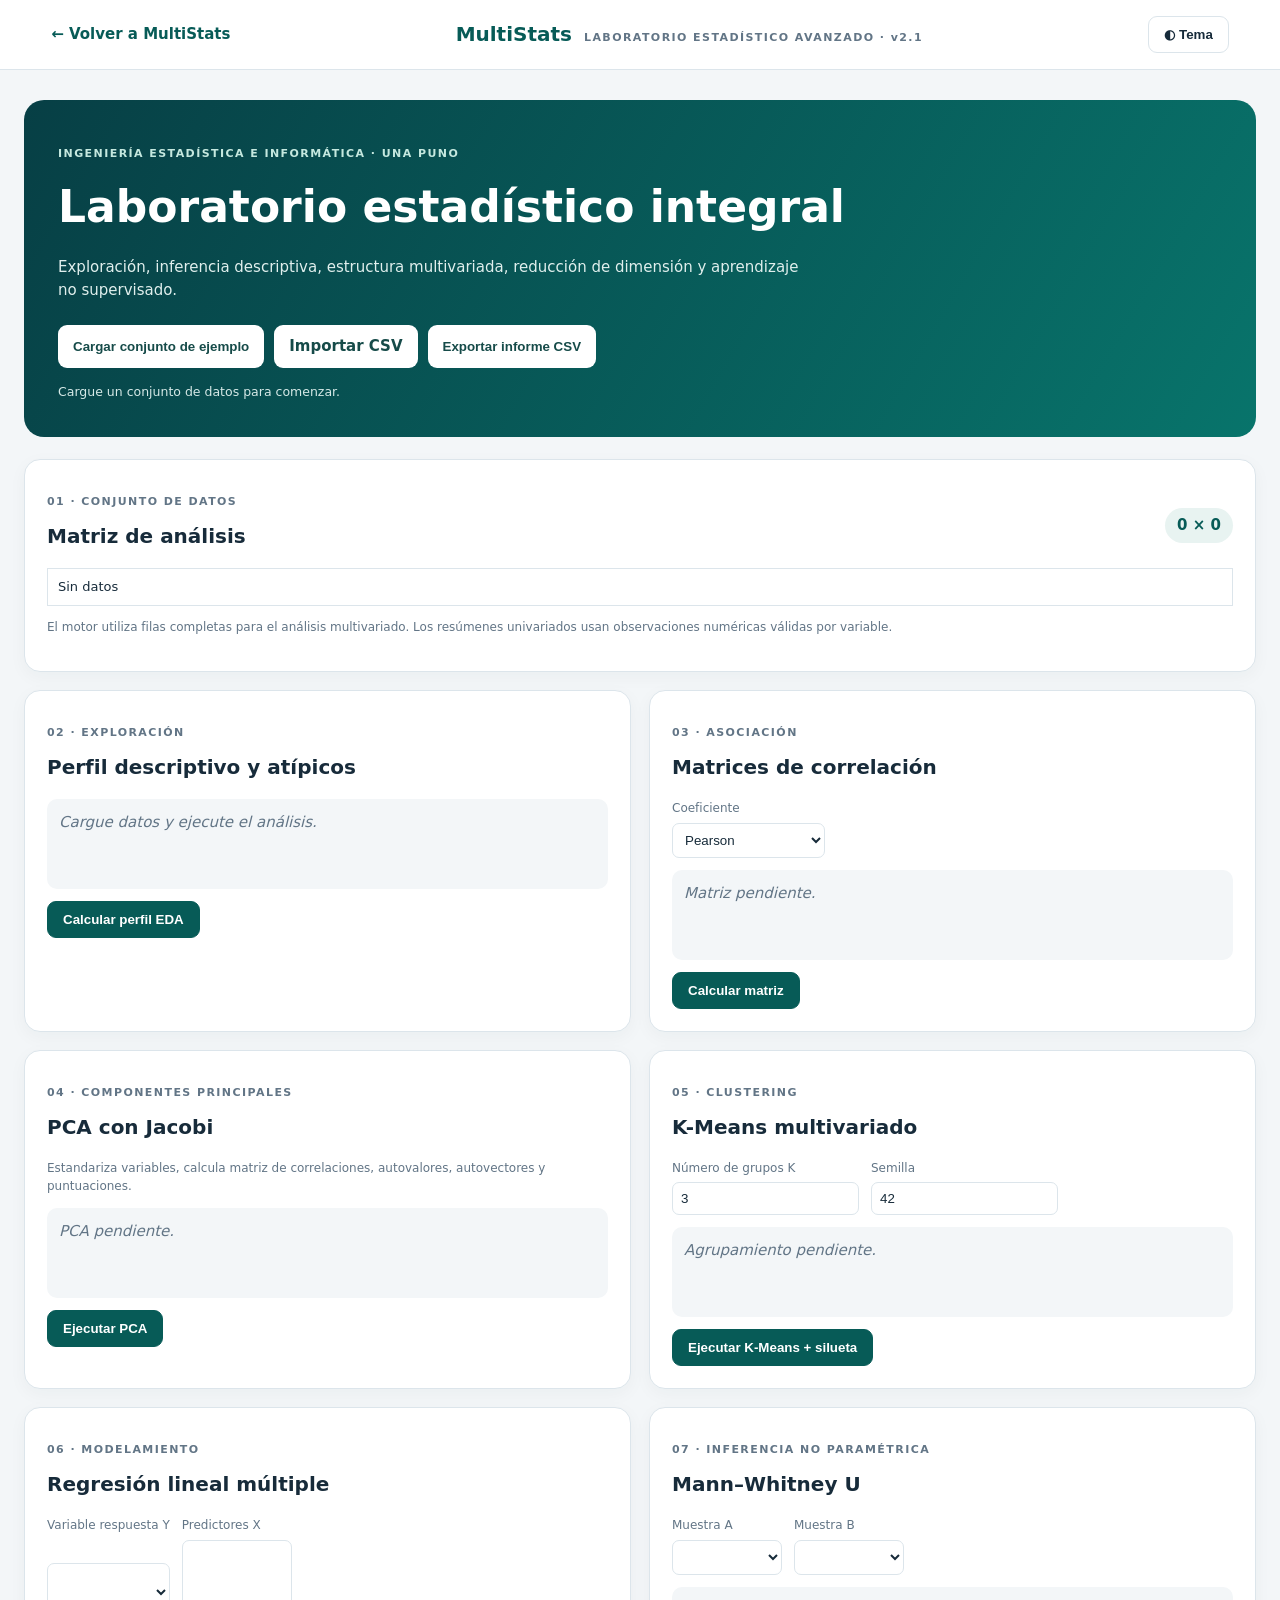
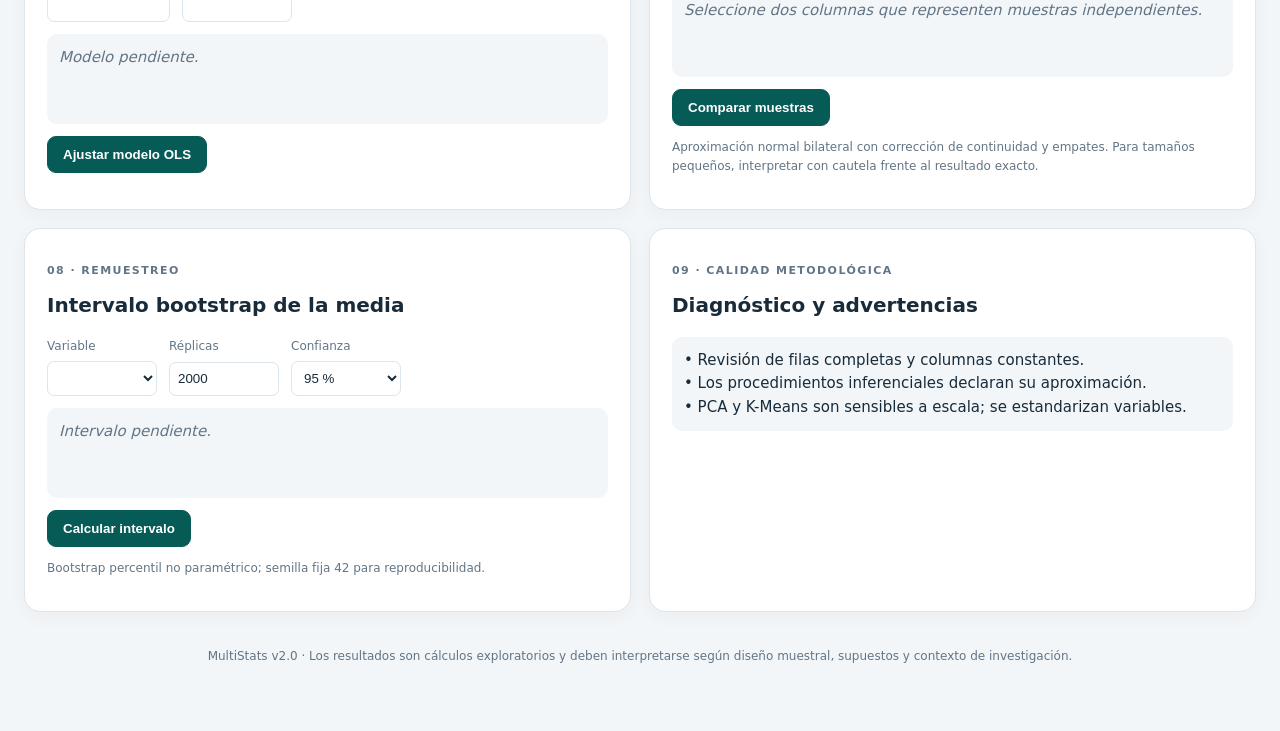
<file: laboratorio.html>
<!DOCTYPE html><html lang="es"><head><meta charset="UTF-8"><meta name="viewport" content="width=device-width,initial-scale=1"><title>MultiStats | Laboratorio Estadístico Avanzado</title><link rel="stylesheet" href="css/laboratorio.css"></head><body>
<header><a href="index.html">← Volver a MultiStats</a><div><b>MultiStats</b><span>LABORATORIO ESTADÍSTICO AVANZADO · v2.1</span></div><button id="theme">◐ Tema</button></header>
<main><section class="hero"><p class="eyebrow">INGENIERÍA ESTADÍSTICA E INFORMÁTICA · UNA PUNO</p><h1>Laboratorio estadístico integral</h1><p>Exploración, inferencia descriptiva, estructura multivariada, reducción de dimensión y aprendizaje no supervisado.</p><div class="actions"><button id="sample" class="primary">Cargar conjunto de ejemplo</button><label class="file">Importar CSV<input id="csv" type="file" accept=".csv,.txt"></label><button id="export">Exportar informe CSV</button></div><small id="status">Cargue un conjunto de datos para comenzar.</small></section>
<section class="panel"><div class="panel-head"><div><p class="eyebrow">01 · CONJUNTO DE DATOS</p><h2>Matriz de análisis</h2></div><span id="shape" class="pill">0 × 0</span></div><div class="table-wrap"><table id="data"><tbody><tr><td>Sin datos</td></tr></tbody></table></div><p class="hint">El motor utiliza filas completas para el análisis multivariado. Los resúmenes univariados usan observaciones numéricas válidas por variable.</p></section>
<section class="grid">
<article class="panel"><p class="eyebrow">02 · EXPLORACIÓN</p><h2>Perfil descriptivo y atípicos</h2><div id="descriptive" class="output empty">Cargue datos y ejecute el análisis.</div><button id="runDesc" class="primary">Calcular perfil EDA</button></article>
<article class="panel"><p class="eyebrow">03 · ASOCIACIÓN</p><h2>Matrices de correlación</h2><div class="controls"><label>Coeficiente<select id="corrType"><option value="pearson">Pearson</option><option value="spearman">Spearman (rangos)</option></select></label></div><div id="correlation" class="output empty">Matriz pendiente.</div><button id="runCorr" class="primary">Calcular matriz</button></article>
<article class="panel"><p class="eyebrow">04 · COMPONENTES PRINCIPALES</p><h2>PCA con Jacobi</h2><p class="hint">Estandariza variables, calcula matriz de correlaciones, autovalores, autovectores y puntuaciones.</p><div id="pca" class="output empty">PCA pendiente.</div><button id="runPca" class="primary">Ejecutar PCA</button></article>
<article class="panel"><p class="eyebrow">05 · CLUSTERING</p><h2>K-Means multivariado</h2><div class="controls"><label>Número de grupos K<input id="k" type="number" min="2" value="3"></label><label>Semilla<input id="seed" type="number" value="42"></label></div><div id="cluster" class="output empty">Agrupamiento pendiente.</div><button id="runCluster" class="primary">Ejecutar K-Means + silueta</button></article>
<article class="panel"><p class="eyebrow">06 · MODELAMIENTO</p><h2>Regresión lineal múltiple</h2><div class="controls"><label>Variable respuesta Y<select id="y"></select></label><label>Predictores X<select id="x" multiple size="4"></select></label></div><div id="regression" class="output empty">Modelo pendiente.</div><button id="runReg" class="primary">Ajustar modelo OLS</button></article>
<article class="panel"><p class="eyebrow">07 · INFERENCIA NO PARAMÉTRICA</p><h2>Mann–Whitney U</h2><div class="controls"><label>Muestra A<select id="sampleA"></select></label><label>Muestra B<select id="sampleB"></select></label></div><div id="nonparametric" class="output empty">Seleccione dos columnas que representen muestras independientes.</div><button id="runMW" class="primary">Comparar muestras</button><p class="hint">Aproximación normal bilateral con corrección de continuidad y empates. Para tamaños pequeños, interpretar con cautela frente al resultado exacto.</p></article>
<article class="panel"><p class="eyebrow">08 · REMUESTREO</p><h2>Intervalo bootstrap de la media</h2><div class="controls"><label>Variable<select id="bootVar"></select></label><label>Réplicas<input id="bootB" type="number" min="500" max="20000" step="500" value="2000"></label><label>Confianza<select id="bootConf"><option value="0.90">90 %</option><option value="0.95" selected>95 %</option><option value="0.99">99 %</option></select></label></div><div id="bootstrap" class="output empty">Intervalo pendiente.</div><button id="runBoot" class="primary">Calcular intervalo</button><p class="hint">Bootstrap percentil no paramétrico; semilla fija 42 para reproducibilidad.</p></article>
<article class="panel"><p class="eyebrow">09 · CALIDAD METODOLÓGICA</p><h2>Diagnóstico y advertencias</h2><div id="diagnostics" class="output">• Revisión de filas completas y columnas constantes.<br>• Los procedimientos inferenciales declaran su aproximación.<br>• PCA y K-Means son sensibles a escala; se estandarizan variables.</div></article>
</section><footer>MultiStats v2.0 · Los resultados son cálculos exploratorios y deben interpretarse según diseño muestral, supuestos y contexto de investigación.</footer></main><script src="js/laboratorio/engine.js"></script><script src="js/laboratorio/app.js"></script></body></html>
</file>
<file: css/laboratorio.css>
:root{--bg:#f3f6f8;--panel:#fff;--ink:#172b3a;--muted:#627586;--line:#dce5eb;--brand:#075b57;--soft:#e8f3f1;--accent:#8a6ba7}*{box-sizing:border-box}body{margin:0;background:var(--bg);color:var(--ink);font:15px/1.55 Inter,system-ui,Segoe UI,sans-serif}body.dark{--bg:#101b25;--panel:#192936;--ink:#e9f1f5;--muted:#a8bac7;--line:#314553;--soft:#203c3a}header{height:70px;background:var(--panel);border-bottom:1px solid var(--line);display:flex;align-items:center;justify-content:space-between;padding:0 max(4vw,20px);position:sticky;top:0;z-index:5}header a{color:var(--brand);text-decoration:none;font-weight:700}header div{display:flex;gap:12px;align-items:baseline}header div b{font-size:20px;color:var(--brand)}header span,.eyebrow{font-size:11px;letter-spacing:.13em;font-weight:800;color:var(--muted)}main{max-width:1400px;margin:30px auto;padding:0 24px}.hero{background:linear-gradient(120deg,#073f45,#08746b);color:white;border-radius:20px;padding:34px;margin-bottom:22px}.hero .eyebrow{color:#c5e8df}.hero h1{font-size:clamp(28px,4vw,44px);margin:8px 0}.hero p:not(.eyebrow){max-width:760px;color:#e0efed}.actions{display:flex;gap:10px;flex-wrap:wrap;margin:22px 0 12px}button,.file{border:1px solid var(--line);background:var(--panel);color:var(--ink);padding:10px 15px;border-radius:9px;font-weight:700;cursor:pointer}button.primary{background:var(--brand);color:white;border-color:var(--brand)}.hero button,.hero .file{background:#fff;color:#164b49;border:0}.file input{display:none}.hero small{color:#d6e9e7}.panel{background:var(--panel);border:1px solid var(--line);border-radius:16px;padding:22px;box-shadow:0 5px 18px #142c3b0a;min-width:0}.panel h2{font-size:20px;margin:4px 0 16px}.panel-head{display:flex;justify-content:space-between;align-items:center}.pill{background:var(--soft);color:var(--brand);border-radius:20px;padding:6px 12px;font-weight:800}.grid{display:grid;grid-template-columns:repeat(2,minmax(0,1fr));gap:18px;margin-top:18px}.table-wrap{overflow:auto;max-height:380px}table{border-collapse:collapse;width:100%;font-size:13px}th,td{border:1px solid var(--line);padding:8px 10px;text-align:right;white-space:nowrap}th{background:var(--soft);color:var(--brand);text-align:left;position:sticky;top:0}td:first-child{text-align:left}.output{overflow:auto;min-height:90px;margin:12px 0;padding:12px;background:var(--bg);border-radius:10px}.empty{color:var(--muted);font-style:italic}.output table{font-size:12px}.output h3{font-size:14px;margin:5px 0 10px}.metric{display:inline-block;padding:8px 10px;background:var(--panel);border:1px solid var(--line);border-radius:8px;margin:3px}.metric b{display:block;font-size:17px}.hint{color:var(--muted);font-size:12px}.controls{display:flex;gap:12px;flex-wrap:wrap;margin:10px 0}.controls label{display:grid;gap:5px;font-size:12px;color:var(--muted)}input,select{padding:8px;border:1px solid var(--line);border-radius:7px;background:var(--panel);color:var(--ink);min-width:110px}footer{text-align:center;color:var(--muted);font-size:12px;padding:35px 10px}@media(max-width:800px){.grid{grid-template-columns:1fr}header span{display:none}main{padding:0 12px}.hero{padding:24px}}
</file>
